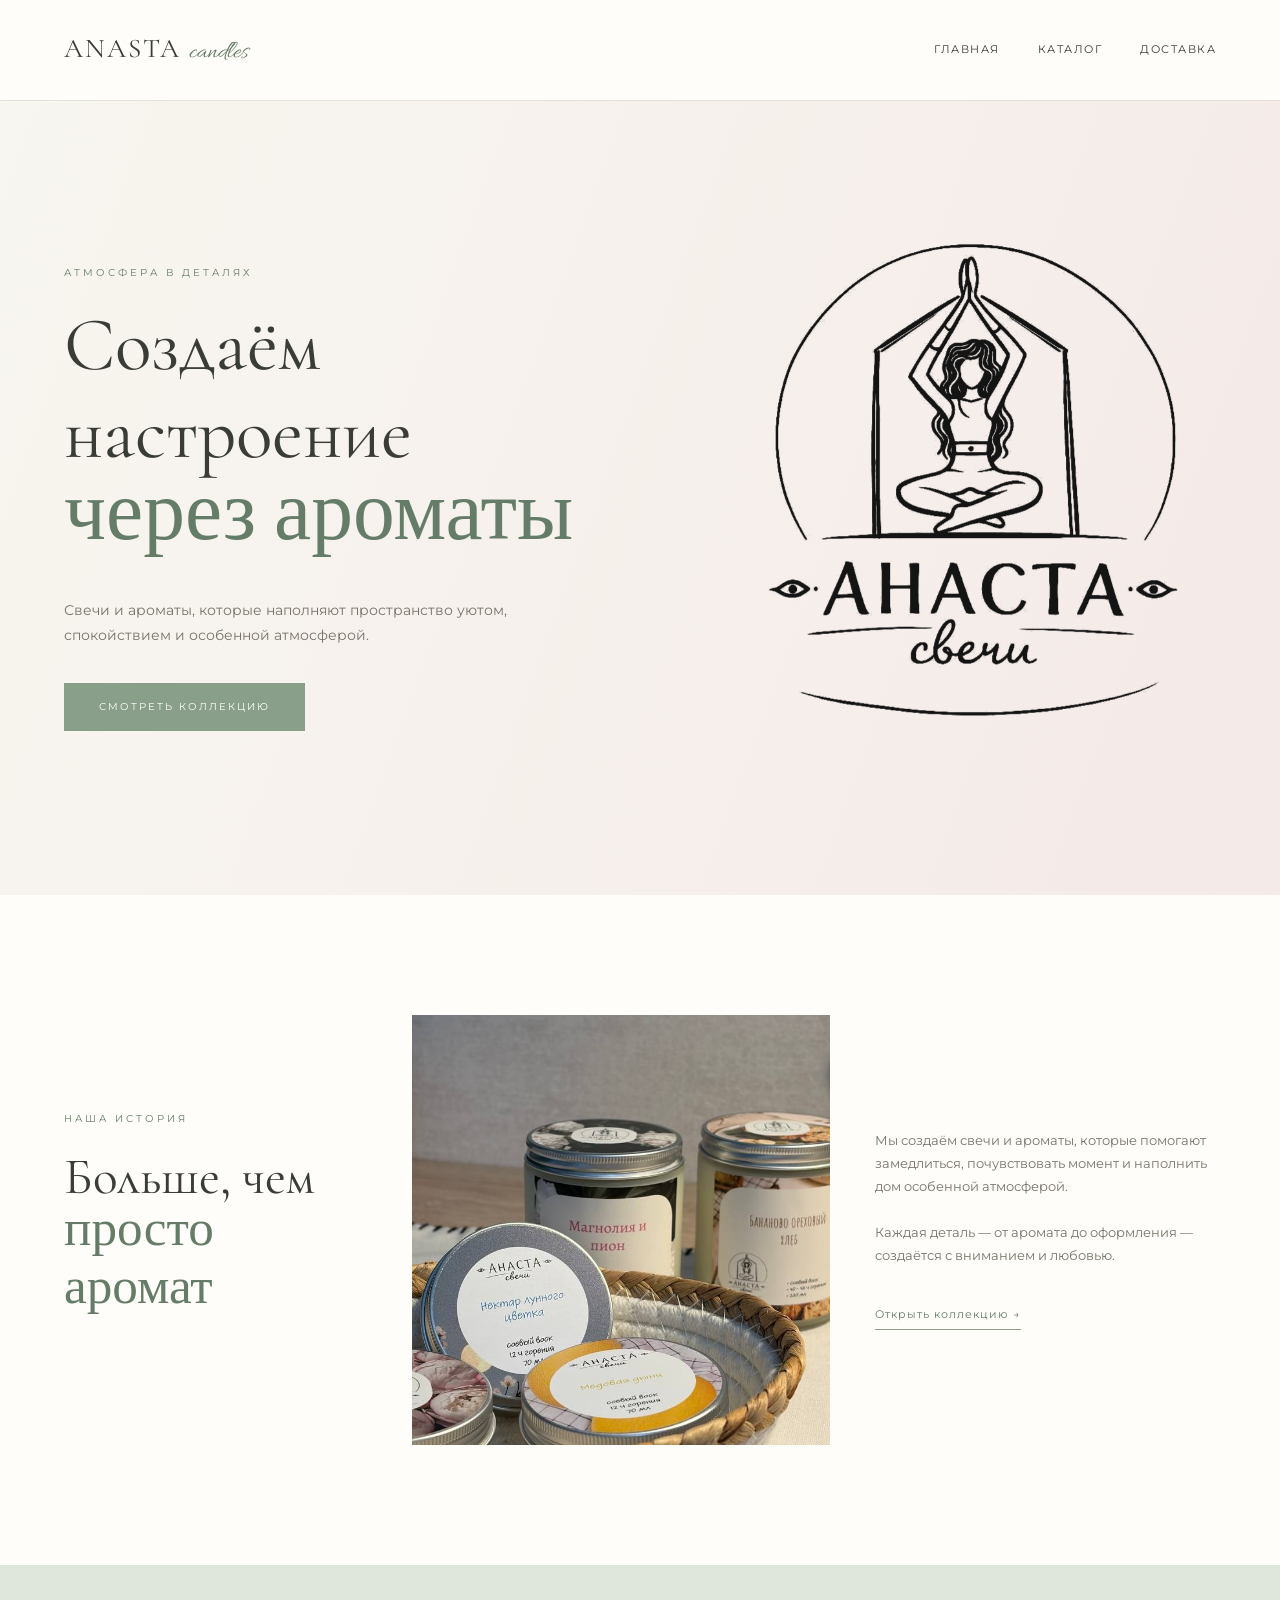
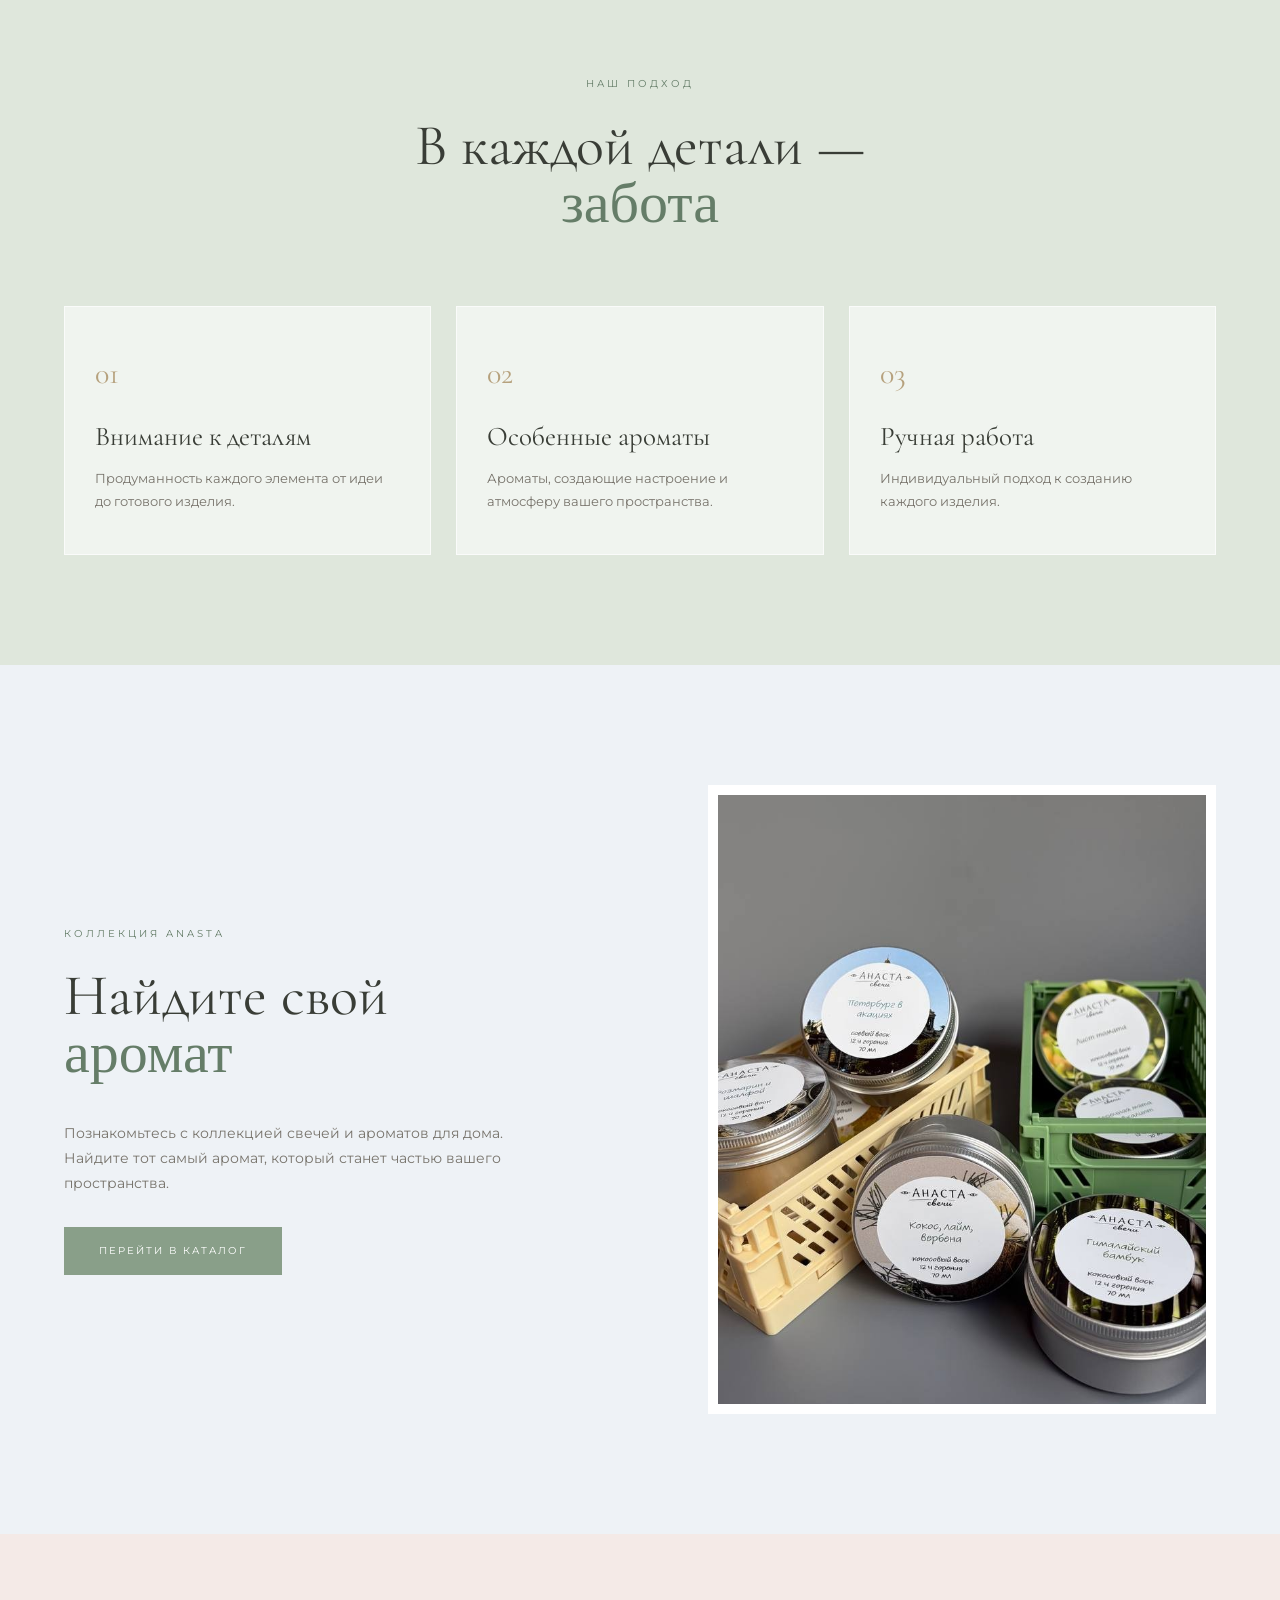
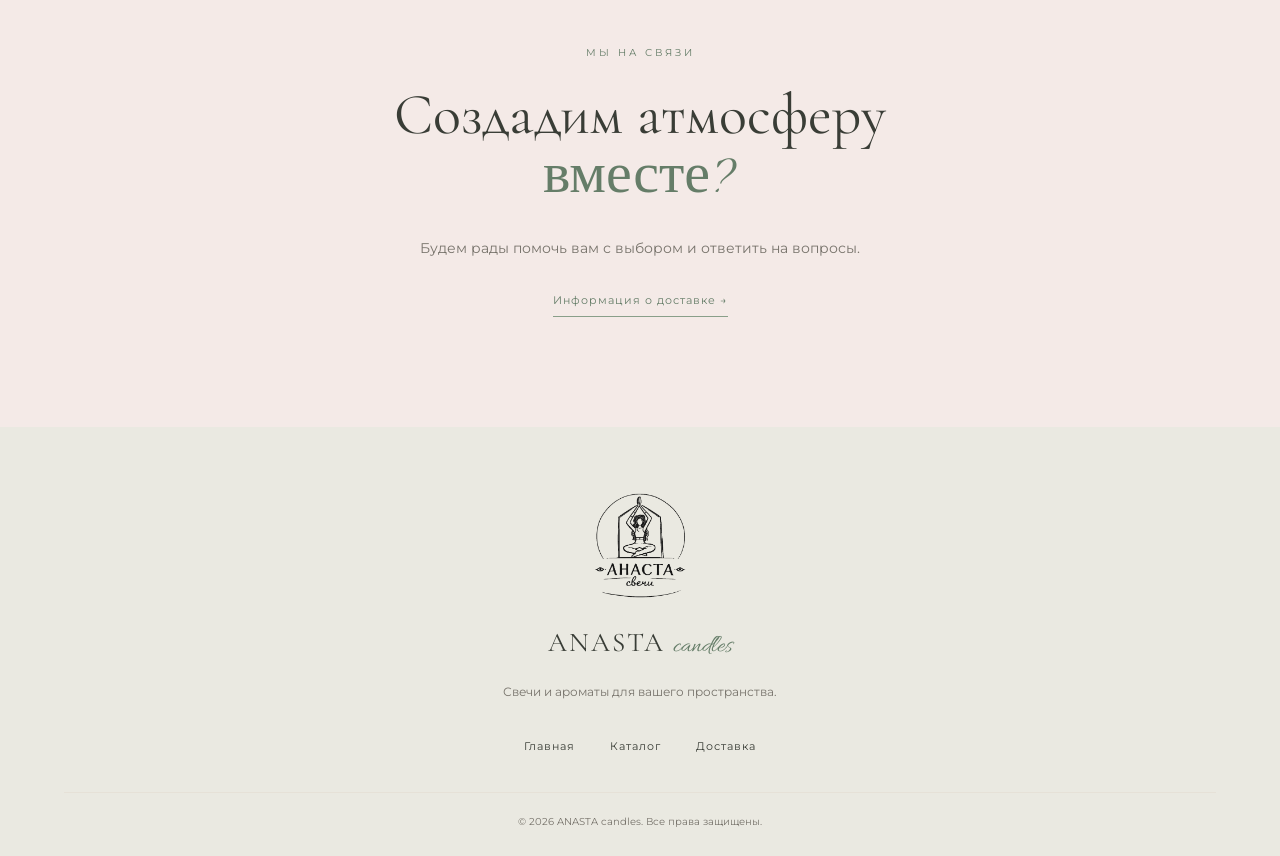
<file: index.html>
<!DOCTYPE html>
<html lang="ru">

<head>
    <meta charset="UTF-8">
    <meta name="viewport" content="width=device-width, initial-scale=1.0">

    <title>ANASTA candles — свечи и ароматы</title>

    <meta name="description" content="ANASTA candles — ароматические свечи ручной работы для уютной атмосферы вашего дома.">

    <link rel="stylesheet" href="css/style.css">
</head>

<body>

    <!-- ШАПКА -->
    <header class="header">
        <div class="container header-inner">

            <a href="index.html" class="logo">
                ANASTA <span>candles</span>
            </a>

            <nav class="navigation">
                <a href="index.html">Главная</a>
                <a href="catalog.html">Каталог</a>
                <a href="delivery.html">Доставка</a>
            </nav>

        </div>
    </header>


    <main>

        <!-- ПЕРВЫЙ ЭКРАН -->
        <section class="hero">
            <div class="container hero-inner">

                <div class="hero-content">

                    <p class="section-label">
                        АТМОСФЕРА В ДЕТАЛЯХ
                    </p>

                    <h1>
                        Создаём настроение
                        <span class="script-font">через ароматы</span>
                    </h1>

                    <p class="hero-description">
                        Свечи и ароматы, которые наполняют
                        пространство уютом, спокойствием
                        и особенной атмосферой.
                    </p>

                    <a href="catalog.html" class="button">
                        Смотреть коллекцию
                    </a>

                </div>

                <div class="hero-logo">
                    <img
                        src="images/anasta-logo.png"
                        alt="Фирменный логотип ANASTA"
                    >
                </div>

            </div>
        </section>


        <!-- О БРЕНДЕ -->
        <section class="about">
            <div class="container about-inner">

                <div class="about-heading">
                    <p class="section-label">НАША ИСТОРИЯ</p>

                    <h2 class="section-title">
                        Больше, чем
                        <span class="script-font">просто аромат</span>
                    </h2>
                </div>

                <div class="about-photo">
                    <img
                        src="images/candles-basket.jpg"
                        alt="Ароматические свечи ANASTA в корзине"
                    >
                </div>

                <div class="about-text">

                    <p>
                        Мы создаём свечи и ароматы,
                        которые помогают замедлиться,
                        почувствовать момент и наполнить
                        дом особенной атмосферой.
                    </p>

                    <p>
                        Каждая деталь — от аромата
                        до оформления — создаётся
                        с вниманием и любовью.
                    </p>

                    <a href="catalog.html" class="text-link">
                        Открыть коллекцию →
                    </a>

                </div>

            </div>
        </section>


        <!-- ФИЛОСОФИЯ БРЕНДА -->
        <section class="advantages">
            <div class="container">

                <div class="section-heading">
                    <p class="section-label">НАШ ПОДХОД</p>

                    <h2 class="section-title">
                        В каждой детали —
                        <span class="script-font">забота</span>
                    </h2>
                </div>

                <div class="advantages-list">

                    <article class="advantage">
                        <span class="advantage-number">01</span>
                        <h3>Внимание к деталям</h3>
                        <p>
                            Продуманность каждого элемента
                            от идеи до готового изделия.
                        </p>
                    </article>

                    <article class="advantage">
                        <span class="advantage-number">02</span>
                        <h3>Особенные ароматы</h3>
                        <p>
                            Ароматы, создающие настроение
                            и атмосферу вашего пространства.
                        </p>
                    </article>

                    <article class="advantage">
                        <span class="advantage-number">03</span>
                        <h3>Ручная работа</h3>
                        <p>
                            Индивидуальный подход
                            к созданию каждого изделия.
                        </p>
                    </article>

                </div>

            </div>
        </section>


        <!-- КОЛЛЕКЦИЯ -->
        <section class="preview">
            <div class="container preview-inner">

                <div class="preview-content">

                    <p class="section-label">КОЛЛЕКЦИЯ ANASTA</p>

                    <h2 class="section-title">
                        Найдите свой
                        <span class="script-font">аромат</span>
                    </h2>

                    <p>
                        Познакомьтесь с коллекцией свечей
                        и ароматов для дома.
                        Найдите тот самый аромат,
                        который станет частью вашего пространства.
                    </p>

                    <a href="catalog.html" class="button">
                        Перейти в каталог
                    </a>

                </div>

                <div class="preview-photo">
                    <img
                        src="images/candles-collection.jpg"
                        alt="Коллекция ароматических свечей ANASTA"
                    >
                </div>

            </div>
        </section>


        <!-- КОНТАКТЫ -->
        <section class="contacts">
            <div class="container">

                <p class="section-label">МЫ НА СВЯЗИ</p>

                <h2 class="section-title">
                    Создадим атмосферу
                    <span class="script-font">вместе?</span>
                </h2>

                <p>
                    Будем рады помочь вам с выбором
                    и ответить на вопросы.
                </p>

                <a href="delivery.html" class="text-link">
                    Информация о доставке →
                </a>

            </div>
        </section>

    </main>


    <!-- ПОДВАЛ -->
    <footer class="footer">
        <div class="container footer-inner">

            <div class="footer-brand">

                <img
                    src="images/anasta-logo.png"
                    alt="Логотип ANASTA"
                    class="footer-logo-image"
                >

                <a href="index.html" class="logo">
                    ANASTA <span>candles</span>
                </a>

                <p>
                    Свечи и ароматы
                    для вашего пространства.
                </p>

            </div>

            <nav class="footer-navigation">
                <a href="index.html">Главная</a>
                <a href="catalog.html">Каталог</a>
                <a href="delivery.html">Доставка</a>
            </nav>

            <p class="copyright">
                © 2026 ANASTA candles.
                Все права защищены.
            </p>

        </div>
    </footer>

</body>
</html>
</file>
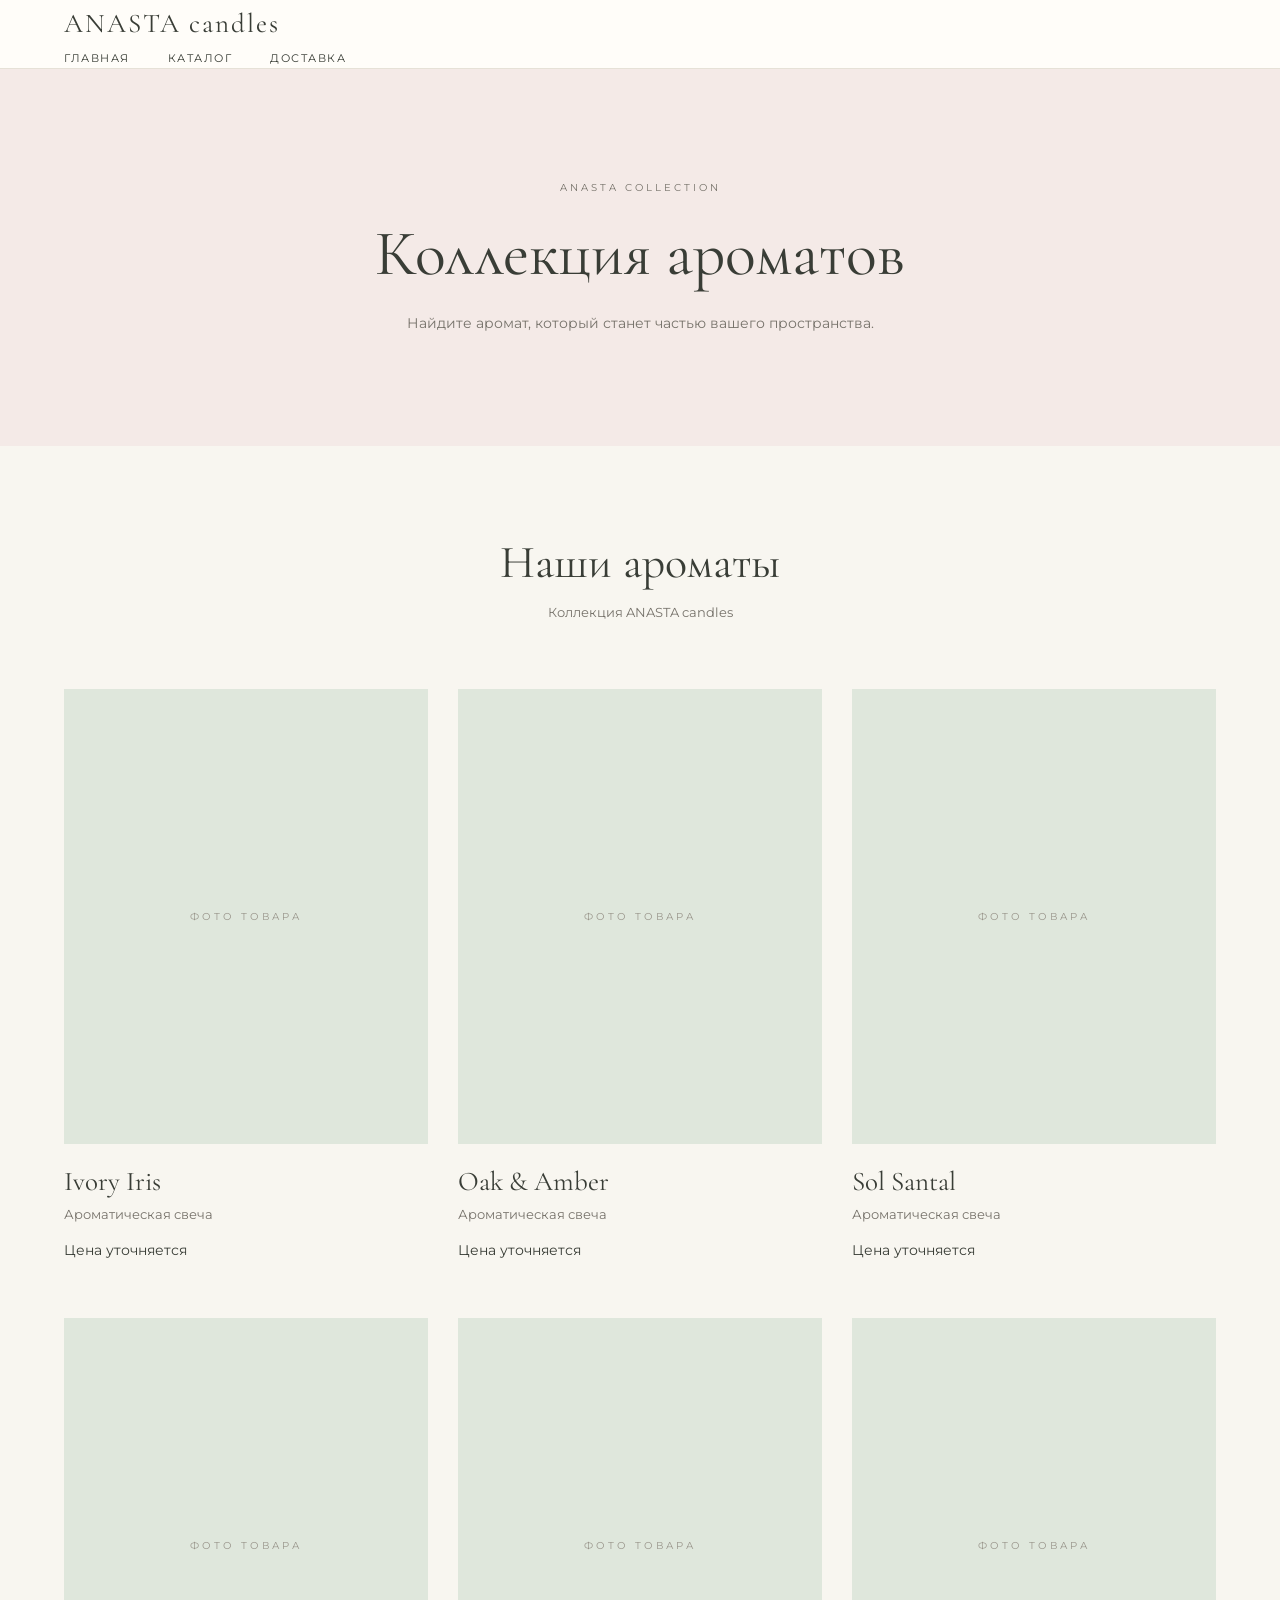
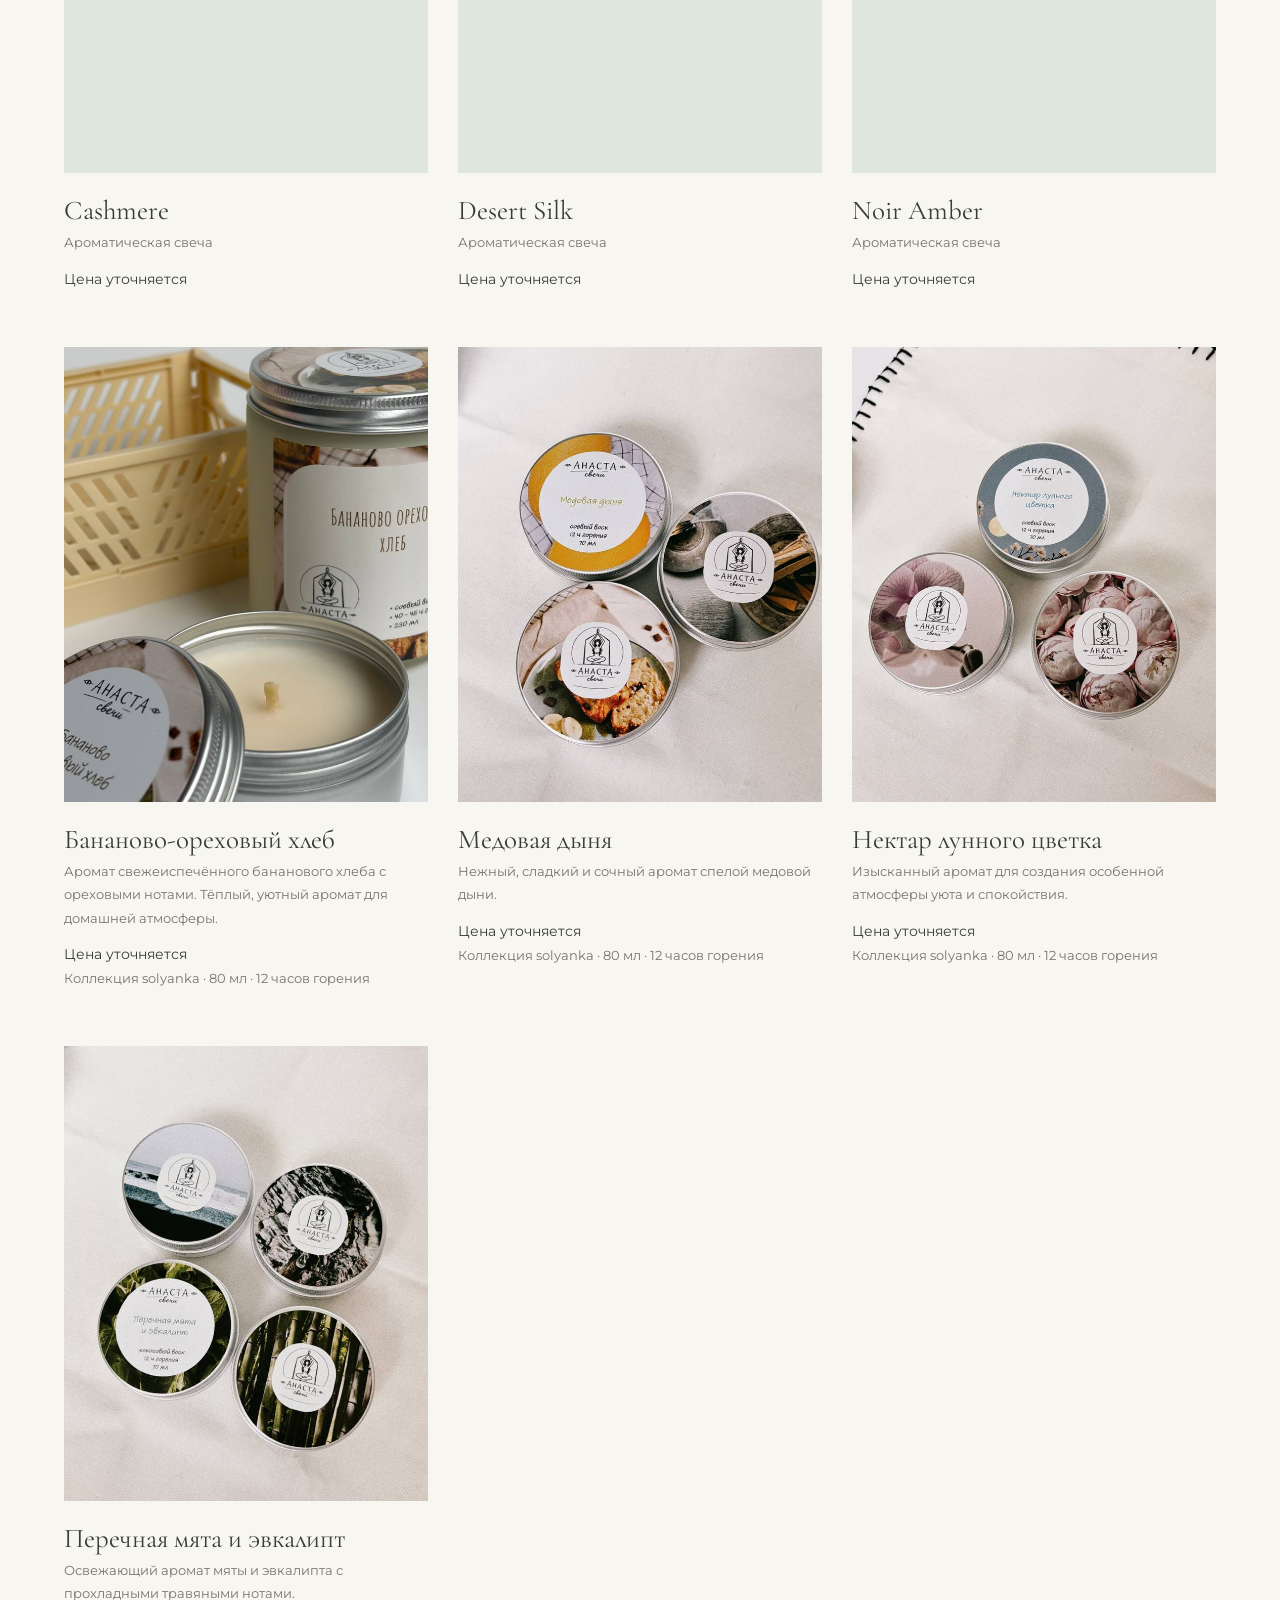
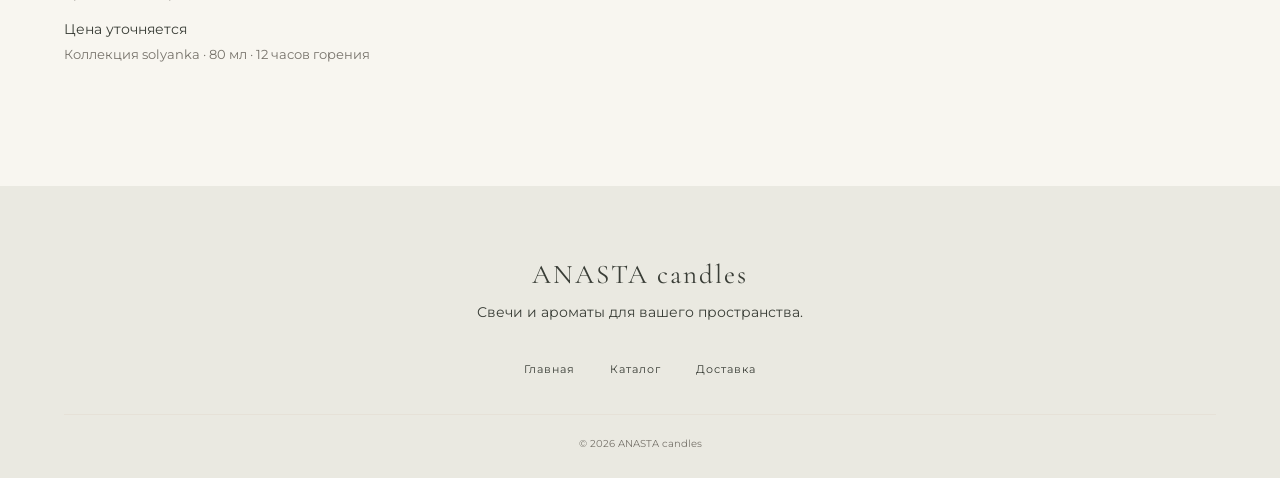
<file: catalog.html>
<!DOCTYPE html>
<html lang="ru">

<head>
    <meta charset="UTF-8">
    <meta name="viewport" content="width=device-width, initial-scale=1.0">
    <title>Каталог — ANASTA candles</title>
    <link rel="stylesheet" href="css/style.css">
</head>

<body>

    <header class="header">
        <div class="container">

            <a href="index.html" class="logo">
                ANASTA candles
            </a>

            <nav class="navigation">
                <a href="index.html">Главная</a>
                <a href="catalog.html">Каталог</a>
                <a href="delivery.html">Доставка</a>
            </nav>

        </div>
    </header>

    <main>

        <section class="catalog-intro">
            <div class="container">
                <p class="section-label">ANASTA COLLECTION</p>
                <h1>Коллекция ароматов</h1>
                <p>
                    Найдите аромат, который станет частью
                    вашего пространства.
                </p>
            </div>
        </section>

        <section class="catalog">
            <div class="container">

                <div class="catalog-heading">
                    <h2>Наши ароматы</h2>
                    <p>Коллекция ANASTA candles</p>
                </div>

                <div class="product-grid">

                    <article class="product-card">
                        <div class="product-image">
                            <span>ФОТО ТОВАРА</span>
                        </div>
                        <h3>Ivory Iris</h3>
                        <p>Ароматическая свеча</p>
                        <p class="product-price">Цена уточняется</p>
                    </article>

                    <article class="product-card">
                        <div class="product-image">
                            <span>ФОТО ТОВАРА</span>
                        </div>
                        <h3>Oak & Amber</h3>
                        <p>Ароматическая свеча</p>
                        <p class="product-price">Цена уточняется</p>
                    </article>

                    <article class="product-card">
                        <div class="product-image">
                            <span>ФОТО ТОВАРА</span>
                        </div>
                        <h3>Sol Santal</h3>
                        <p>Ароматическая свеча</p>
                        <p class="product-price">Цена уточняется</p>
                    </article>

                    <article class="product-card">
                        <div class="product-image">
                            <span>ФОТО ТОВАРА</span>
                        </div>
                        <h3>Cashmere</h3>
                        <p>Ароматическая свеча</p>
                        <p class="product-price">Цена уточняется</p>
                    </article>

                    <article class="product-card">
                        <div class="product-image">
                            <span>ФОТО ТОВАРА</span>
                        </div>
                        <h3>Desert Silk</h3>
                        <p>Ароматическая свеча</p>
                        <p class="product-price">Цена уточняется</p>
                    </article>

                    <article class="product-card">
                        <div class="product-image">
                            <span>ФОТО ТОВАРА</span>
                        </div>
                        <h3>Noir Amber</h3>
                        <p>Ароматическая свеча</p>
                        <p class="product-price">Цена уточняется</p>
                    </article>

                    <article class="product-card">
    <div class="product-image">
        <img src="images/banana-bread.JPG" alt="Бананово-ореховый хлеб">
    </div>
    <h3>Бананово-ореховый хлеб</h3>
    <p>Аромат свежеиспечённого бананового хлеба с ореховыми нотами. Тёплый, уютный аромат для домашней атмосферы.</p>
    <p class="product-price">Цена уточняется</p>
    <p>Коллекция solyanka · 80 мл · 12 часов горения</p>
</article>

<article class="product-card">
    <div class="product-image">
        <img src="images/honey-melon.JPG" alt="Медовая дыня">
    </div>
    <h3>Медовая дыня</h3>
    <p>Нежный, сладкий и сочный аромат спелой медовой дыни.</p>
    <p class="product-price">Цена уточняется</p>
    <p>Коллекция solyanka · 80 мл · 12 часов горения</p>
</article>

<article class="product-card">
    <div class="product-image">
        <img src="images/moonflower.JPG" alt="Нектар лунного цветка">
    </div>
    <h3>Нектар лунного цветка</h3>
    <p>Изысканный аромат для создания особенной атмосферы уюта и спокойствия.</p>
    <p class="product-price">Цена уточняется</p>
    <p>Коллекция solyanka · 80 мл · 12 часов горения</p>
</article>

<article class="product-card">
    <div class="product-image">
        <img src="images/mint-eucalyptus.JPG" alt="Перечная мята и эвкалипт">
    </div>
    <h3>Перечная мята и эвкалипт</h3>
    <p>Освежающий аромат мяты и эвкалипта с прохладными травяными нотами.</p>
    <p class="product-price">Цена уточняется</p>
    <p>Коллекция solyanka · 80 мл · 12 часов горения</p>
</article>


                </div>

            </div>
        </section>

    </main>

    <footer class="footer">
        <div class="container">
            <a href="index.html" class="logo">ANASTA candles</a>
            <p>Свечи и ароматы для вашего пространства.</p>

            <nav class="footer-navigation">
                <a href="index.html">Главная</a>
                <a href="catalog.html">Каталог</a>
                <a href="delivery.html">Доставка</a>
            </nav>

            <p class="copyright">
                © 2026 ANASTA candles
            </p>
        </div>
    </footer>

</body>
</html>
</file>
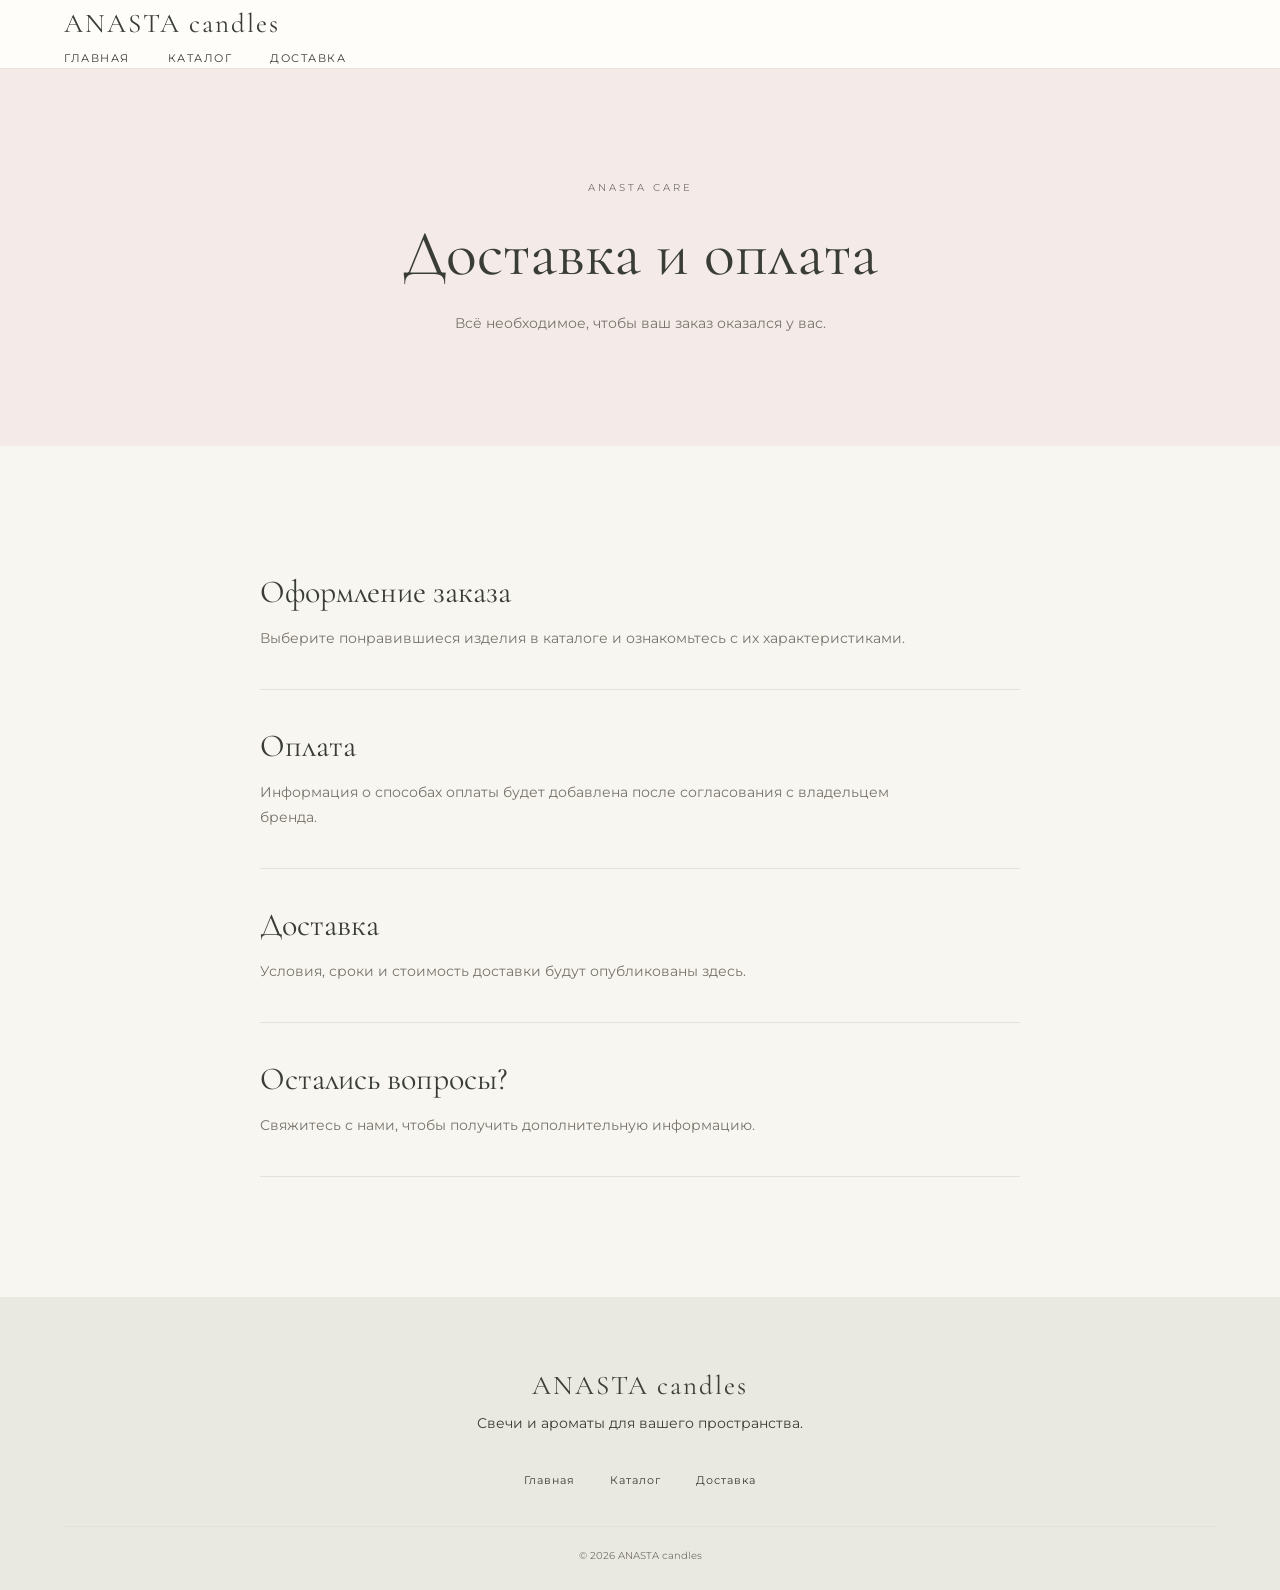
<file: delivery.html>
<!DOCTYPE html>
<html lang="ru">

<head>
    <meta charset="UTF-8">
    <meta name="viewport" content="width=device-width, initial-scale=1.0">
    <title>Доставка и оплата — ANASTA candles</title>
    <link rel="stylesheet" href="css/style.css">
</head>

<body>

    <header class="header">
        <div class="container">

            <a href="index.html" class="logo">
                ANASTA candles
            </a>

            <nav class="navigation">
                <a href="index.html">Главная</a>
                <a href="catalog.html">Каталог</a>
                <a href="delivery.html">Доставка</a>
            </nav>

        </div>
    </header>

    <main>

        <section class="catalog-intro">
            <div class="container">
                <p class="section-label">ANASTA CARE</p>
                <h1>Доставка и оплата</h1>
                <p>
                    Всё необходимое, чтобы ваш заказ
                    оказался у вас.
                </p>
            </div>
        </section>

        <section class="delivery-info">
            <div class="container">

                <article class="delivery-item">
                    <h2>Оформление заказа</h2>
                    <p>
                        Выберите понравившиеся изделия
                        в каталоге и ознакомьтесь
                        с их характеристиками.
                    </p>
                </article>

                <article class="delivery-item">
                    <h2>Оплата</h2>
                    <p>
                        Информация о способах оплаты
                        будет добавлена после согласования
                        с владельцем бренда.
                    </p>
                </article>

                <article class="delivery-item">
                    <h2>Доставка</h2>
                    <p>
                        Условия, сроки и стоимость доставки
                        будут опубликованы здесь.
                    </p>
                </article>

                <article class="delivery-item">
                    <h2>Остались вопросы?</h2>
                    <p>
                        Свяжитесь с нами, чтобы получить
                        дополнительную информацию.
                    </p>
                </article>

            </div>
        </section>

    </main>

    <footer class="footer">
        <div class="container">
            <a href="index.html" class="logo">ANASTA candles</a>
            <p>Свечи и ароматы для вашего пространства.</p>

            <nav class="footer-navigation">
                <a href="index.html">Главная</a>
                <a href="catalog.html">Каталог</a>
                <a href="delivery.html">Доставка</a>
            </nav>

            <p class="copyright">
                © 2026 ANASTA candles
            </p>
        </div>
    </footer>

</body>
</html>
</file>
<file: css/style.css>
/* =========================================
   ANASTA CANDLES
   NATURAL LUXURY DESIGN
========================================= */


/* 1. ШРИФТЫ */

@import url('https://fonts.googleapis.com/css2?family=Allura&family=Cormorant+Garamond:wght@400;500;600;700&family=Montserrat:wght@300;400;500;600&display=swap');


/* 2. ЦВЕТОВАЯ ПАЛИТРА */

:root {
    --cream: #F8F6F0;
    --ivory: #FFFDF9;

    --sage: #899F89;
    --sage-light: #DFE7DC;
    --sage-dark: #657D68;

    --pink: #E8D8D5;
    --pink-light: #F4EAE7;

    --blue: #DCE5ED;
    --blue-light: #EEF2F6;

    --lavender: #E5DFEC;
    --lavender-light: #F2EFF5;

    --sand: #E9DFC9;
    --coffee: #77736B;

    --dark: #393D36;
    --gold: #B6A17D;
    --border: #E6E1D7;
    --white: #FFFFFF;
}


/* 3. ОБЩИЕ НАСТРОЙКИ */

* {
    margin: 0;
    padding: 0;
    box-sizing: border-box;
}

html {
    scroll-behavior: smooth;
}

body {
    background: var(--cream);
    color: var(--dark);
    font-family: 'Montserrat', sans-serif;
    font-size: 14px;
    font-weight: 400;
    line-height: 1.8;
}

img {
    display: block;
    max-width: 100%;
}

a {
    color: inherit;
    text-decoration: none;
}

button {
    font-family: inherit;
    cursor: pointer;
}

h1, h2, h3, h4 {
    font-family: 'Cormorant Garamond', serif;
    font-weight: 400;
    line-height: 1.15;
}

.container {
    width: 90%;
    max-width: 1250px;
    margin: 0 auto;
}

.script-font {
    display: block;
    font-family: 'Allura', cursive;
    color: var(--sage-dark);
    font-weight: 400;
}


/* 4. ОБЩИЕ ЗАГОЛОВКИ */

.section-label {
    color: var(--sage-dark);
    font-size: 10px;
    letter-spacing: 3px;
    text-transform: uppercase;
    margin-bottom: 20px;
}

.section-title {
    font-size: clamp(38px, 5vw, 58px);
    color: var(--dark);
    margin-bottom: 25px;
}

.section-heading {
    text-align: center;
    margin-bottom: 60px;
}


/* 5. КНОПКИ */

.button {
    display: inline-block;
    padding: 14px 34px;

    background: var(--sage);
    border: 1px solid var(--sage);

    color: var(--white);

    font-size: 10px;
    letter-spacing: 2px;
    text-transform: uppercase;

    transition: all 0.35s ease;
}

.button:hover {
    background: transparent;
    color: var(--sage-dark);
}


/* 6. ШАПКА */

.header {
    background: var(--ivory);
    border-bottom: 1px solid var(--border);
}

.header-inner {
    min-height: 100px;

    display: flex;
    align-items: center;
    justify-content: space-between;
    gap: 30px;
}

.logo {
    font-family: 'Cormorant Garamond', serif;
    font-size: 27px;
    letter-spacing: 2px;
    color: var(--dark);
    white-space: nowrap;
}

.logo span {
    font-family: 'Allura', cursive;
    color: var(--sage-dark);
    font-size: 25px;
    letter-spacing: 0;
}

.navigation {
    display: flex;
    align-items: center;
    gap: 38px;
}

.navigation a {
    font-size: 11px;
    letter-spacing: 1.5px;
    text-transform: uppercase;
    transition: color 0.3s ease;
}

.navigation a:hover {
    color: var(--sage-dark);
}


/* 7. ПЕРВЫЙ ЭКРАН */

.hero {
    background:
        linear-gradient(
            110deg,
            var(--cream) 0%,
            var(--pink-light) 100%
        );

    padding: 100px 0;
    overflow: hidden;
}

.hero-inner {
    display: grid;
    grid-template-columns: 1.1fr 0.9fr;
    align-items: center;
    gap: 70px;
}

.hero-content {
    max-width: 620px;
}

.hero h1 {
    font-size: clamp(48px, 6vw, 76px);
    margin-bottom: 25px;
}

.hero h1 .script-font {
    font-size: 1.1em;
}

.hero-description {
    max-width: 470px;
    color: var(--coffee);
    margin-bottom: 35px;
    font-size: 14px;
}

.hero-logo {
    display: flex;
    align-items: center;
    justify-content: center;

    padding: 35px;

    background: transparent;
    border-radius: 0;
}

.hero-logo img {
    width: 100%;
    max-width: 420px;
    height: auto;
    object-fit: contain;
}


/* 8. О БРЕНДЕ */

.about {
    padding: 120px 0;
    background: var(--ivory);
}

.about-inner {
    display: grid;
    grid-template-columns: 0.8fr 1.1fr 0.9fr;
    align-items: center;
    gap: 45px;
}

.about-heading .section-title {
    font-size: clamp(38px, 4vw, 52px);
}

.about-photo {
    overflow: hidden;
    background: var(--sage-light);
}

.about-photo img {
    width: 100%;
    height: 430px;
    object-fit: cover;
    transition: transform 0.6s ease;
}

.about-photo:hover img {
    transform: scale(1.04);
}

.about-text p {
    color: var(--coffee);
    margin-bottom: 22px;
    font-size: 13px;
}

.text-link {
    display: inline-block;
    margin-top: 15px;
    color: var(--sage-dark);
    font-size: 11px;
    letter-spacing: 1px;
    border-bottom: 1px solid var(--sage);
    padding-bottom: 5px;
}


/* 9. ПРЕИМУЩЕСТВА */

.advantages {
    padding: 110px 0;
    background: var(--sage-light);
}

.advantages-list {
    display: grid;
    grid-template-columns: repeat(3, 1fr);
    gap: 25px;
}

.advantage {
    padding: 40px 30px;
    background: rgba(255,255,255,0.55);
    border: 1px solid rgba(255,255,255,0.7);
    transition: transform 0.35s ease;
}

.advantage:hover {
    transform: translateY(-7px);
}

.advantage-number {
    display: block;
    color: var(--gold);
    font-family: 'Cormorant Garamond', serif;
    font-size: 30px;
    margin-bottom: 20px;
}

.advantage h3 {
    font-size: 27px;
    margin-bottom: 15px;
}

.advantage p {
    color: var(--coffee);
    font-size: 13px;
}


/* 10. КОЛЛЕКЦИЯ */

.preview {
    padding: 120px 0;
    background: var(--blue-light);
}

.preview-inner {
    display: grid;
    grid-template-columns: 1fr 0.9fr;
    align-items: center;
    gap: 80px;
}

.preview-content p:not(.section-label) {
    max-width: 490px;
    color: var(--coffee);
    margin-bottom: 30px;
}

.preview-photo {
    overflow: hidden;
    background: var(--white);
    border: 10px solid rgba(255,255,255,0.6);
}

.preview-photo img {
    width: 100%;
    aspect-ratio: 4 / 5;
    object-fit: cover;
    transition: transform 0.6s ease;
}

.preview-photo:hover img {
    transform: scale(1.04);
}


/* 11. КОНТАКТЫ */

.contacts {
    padding: 110px 0;
    text-align: center;
    background: var(--pink-light);
}

.contacts .section-title {
    max-width: 650px;
    margin: 0 auto 20px;
}

.contacts p:not(.section-label) {
    color: var(--coffee);
    margin-bottom: 15px;
}


/* 12. ПОДВАЛ */

.footer {
    padding: 65px 0 25px;
    background: #EAE9E1;
    text-align: center;
}

.footer-brand {
    display: flex;
    flex-direction: column;
    align-items: center;
    gap: 12px;
}

.footer-logo-image {
    width: 115px;
    height: 115px;
    object-fit: contain;
}

.footer-brand p {
    color: var(--coffee);
    font-size: 12px;
}

.footer-navigation {
    display: flex;
    justify-content: center;
    gap: 35px;
    margin: 35px 0;
}

.footer-navigation a {
    font-size: 11px;
    letter-spacing: 1px;
    transition: color 0.3s ease;
}

.footer-navigation a:hover {
    color: var(--sage-dark);
}

.copyright {
    padding-top: 20px;
    border-top: 1px solid var(--border);
    color: var(--coffee);
    font-size: 10px;
}


/* =========================================
   СТРАНИЦА КАТАЛОГА
========================================= */

.catalog-intro {
    padding: 110px 20px;
    background: var(--pink-light);
    text-align: center;
}

.catalog-intro h1 {
    font-size: clamp(40px, 6vw, 64px);
    margin-bottom: 20px;
}

.catalog-intro p {
    color: var(--coffee);
}

.catalog {
    padding: 90px 0 120px;
    background: var(--cream);
}

.catalog-heading {
    text-align: center;
    margin-bottom: 65px;
}

.catalog-heading h2 {
    font-size: 46px;
    margin-bottom: 12px;
}

.catalog-heading p {
    color: var(--coffee);
    font-size: 13px;
}

.product-grid {
    display: grid;
    grid-template-columns: repeat(3, 1fr);
    gap: 55px 30px;
}

.product-card {
    text-align: left;
    transition: transform 0.4s ease;
}

.product-card:hover {
    transform: translateY(-6px);
}

.product-image {
    width: 100%;
    aspect-ratio: 4 / 5;
    background: var(--sage-light);
    overflow: hidden;
    display: flex;
    align-items: center;
    justify-content: center;
    margin-bottom: 22px;
}

.product-image img {
    width: 100%;
    height: 100%;
    object-fit: cover;
    transition: transform 0.6s ease;
}

.product-card:hover .product-image img {
    transform: scale(1.04);
}

.product-image span {
    color: #99958B;
    font-size: 10px;
    letter-spacing: 3px;
}

.product-card h3 {
    font-size: 27px;
    margin-bottom: 5px;
}

.product-card p {
    color: var(--coffee);
    font-size: 13px;
}

.product-card .product-price {
    margin-top: 12px;
    color: var(--dark);
    font-size: 14px;
}


/* =========================================
   СТРАНИЦА ДОСТАВКИ
========================================= */

.delivery-info {
    padding: 90px 0 120px;
    background: var(--cream);
}

.delivery-item {
    max-width: 760px;
    margin: 0 auto;
    padding: 38px 0;
    border-bottom: 1px solid var(--border);
}

.delivery-item h2 {
    font-size: 32px;
    margin-bottom: 15px;
}

.delivery-item p {
    max-width: 680px;
    color: var(--coffee);
    font-size: 14px;
}


/* =========================================
   АНИМАЦИИ
========================================= */

@keyframes fadeIn {
    from {
        opacity: 0;
        transform: translateY(18px);
    }

    to {
        opacity: 1;
        transform: translateY(0);
    }
}

.hero-content,
.hero-logo,
.about-heading,
.about-photo,
.preview-content,
.preview-photo {
    animation: fadeIn 0.9s ease both;
}


/* =========================================
   ПЛАНШЕТЫ
========================================= */

@media (max-width: 1000px) {

    .about-inner {
        grid-template-columns: 1fr 1fr;
    }

    .about-heading {
        grid-column: 1 / -1;
    }

    .about-photo img {
        height: 400px;
    }

    .hero-inner {
        gap: 35px;
    }

    .preview-inner {
        gap: 40px;
    }

}


/* =========================================
   МОБИЛЬНЫЕ УСТРОЙСТВА
========================================= */

@media (max-width: 700px) {

    .container {
        width: 92%;
    }

    .header-inner {
        flex-direction: column;
        justify-content: center;
        padding: 18px 0;
        gap: 12px;
    }

    .navigation {
        justify-content: center;
        gap: 20px;
        flex-wrap: wrap;
    }

    .navigation a {
        font-size: 10px;
    }

    .hero {
        padding: 65px 0;
    }

    .hero-inner {
        grid-template-columns: 1fr;
        text-align: center;
        gap: 35px;
    }

    .hero-content {
        margin: 0 auto;
    }

    .hero-description {
        margin-left: auto;
        margin-right: auto;
    }

    .hero-logo {
        max-width: 330px;
        margin: 0 auto;
        padding: 25px;
    }

    .about,
    .preview {
        padding: 75px 0;
    }

    .about-inner {
        grid-template-columns: 1fr;
        gap: 25px;
    }

    .about-heading {
        grid-column: auto;
    }

    .about-photo img {
        height: 420px;
    }

    .advantages {
        padding: 75px 0;
    }

    .advantages-list {
        grid-template-columns: 1fr;
        gap: 18px;
    }

    .advantage {
        padding: 30px 25px;
    }

    .preview-inner {
        grid-template-columns: 1fr;
        gap: 35px;
    }

    .preview-photo {
        max-width: 480px;
        margin: 0 auto;
    }

    .contacts {
        padding: 75px 0;
    }

    .footer-navigation {
        gap: 20px;
        flex-wrap: wrap;
    }

    .product-grid {
        grid-template-columns: repeat(2, minmax(0, 1fr));
        gap: 30px 12px;
    }

    .catalog {
        padding: 65px 0 80px;
    }

    .catalog-intro {
        padding: 75px 15px;
    }

    .catalog-heading h2 {
        font-size: 36px;
    }

    .product-card h3 {
        font-size: 21px;
    }

    .product-card p {
        font-size: 12px;
    }

    .product-image {
        margin-bottom: 14px;
    }

    .delivery-info {
        padding: 55px 0 75px;
    }

    .delivery-item h2 {
        font-size: 27px;
    }

}


/* =========================================
   МАЛЕНЬКИЕ ЭКРАНЫ
========================================= */

@media (max-width: 360px) {

    .product-grid {
        grid-template-columns: 1fr;
    }

    .navigation {
        gap: 12px;
    }

    .hero h1 {
        font-size: 43px;
    }

}
</file>
